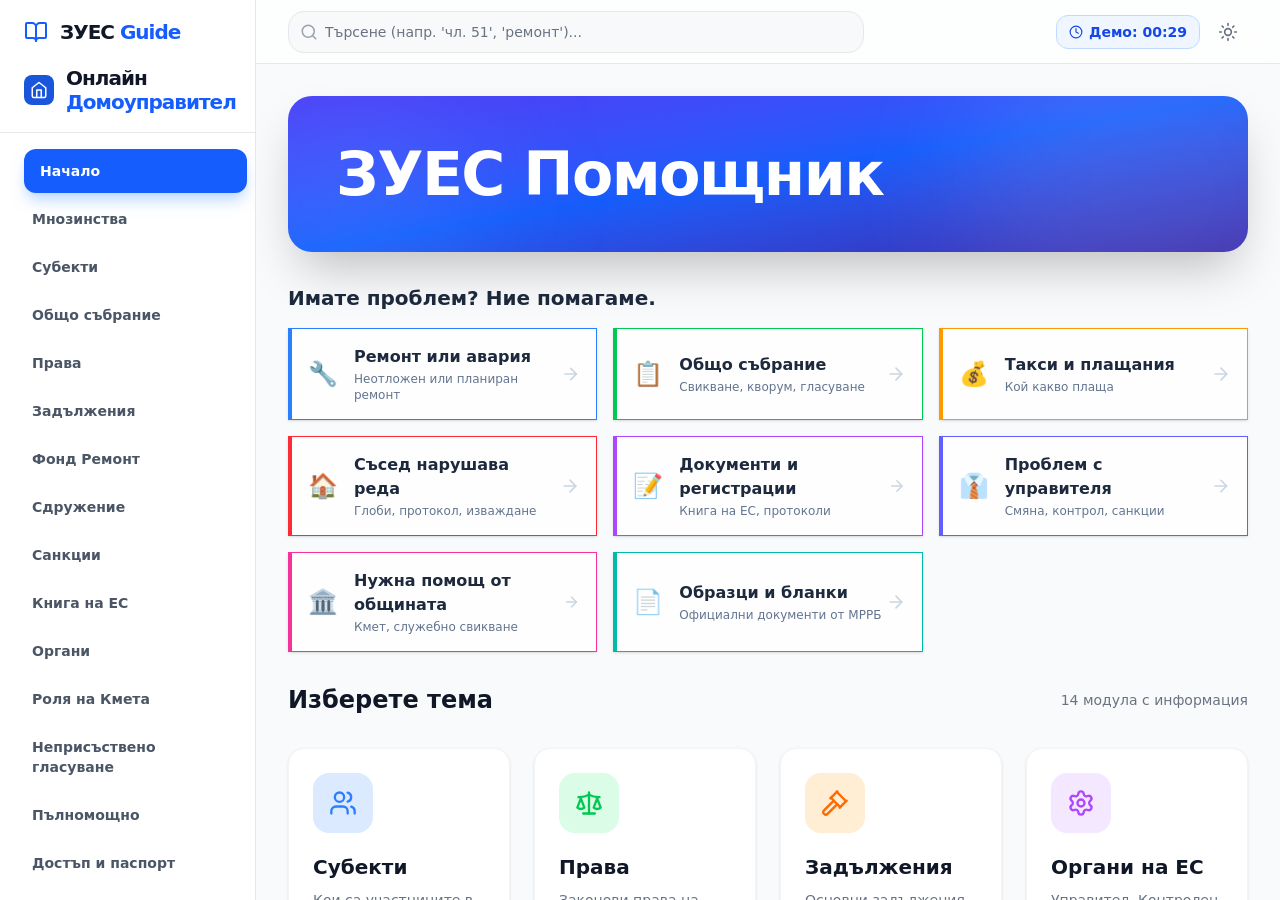
<file: guide/index.html>
<!doctype html>
<html lang="bg">
  <head>
    <meta charset="UTF-8" />
    <link rel="icon" type="image/svg+xml" href="./favicon.svg" />
    <meta name="viewport" content="width=device-width, initial-scale=1.0" />
    <title>ЗУЕС Помощник | Онлайн Домоуправител</title>
    <script type="module" crossorigin src="./assets/index-D4cDotkx.js"></script>
    <link rel="stylesheet" crossorigin href="./assets/index-T0W-BowU.css">
  </head>
  <body>
    <div id="root"></div>
  </body>
</html>
</file>
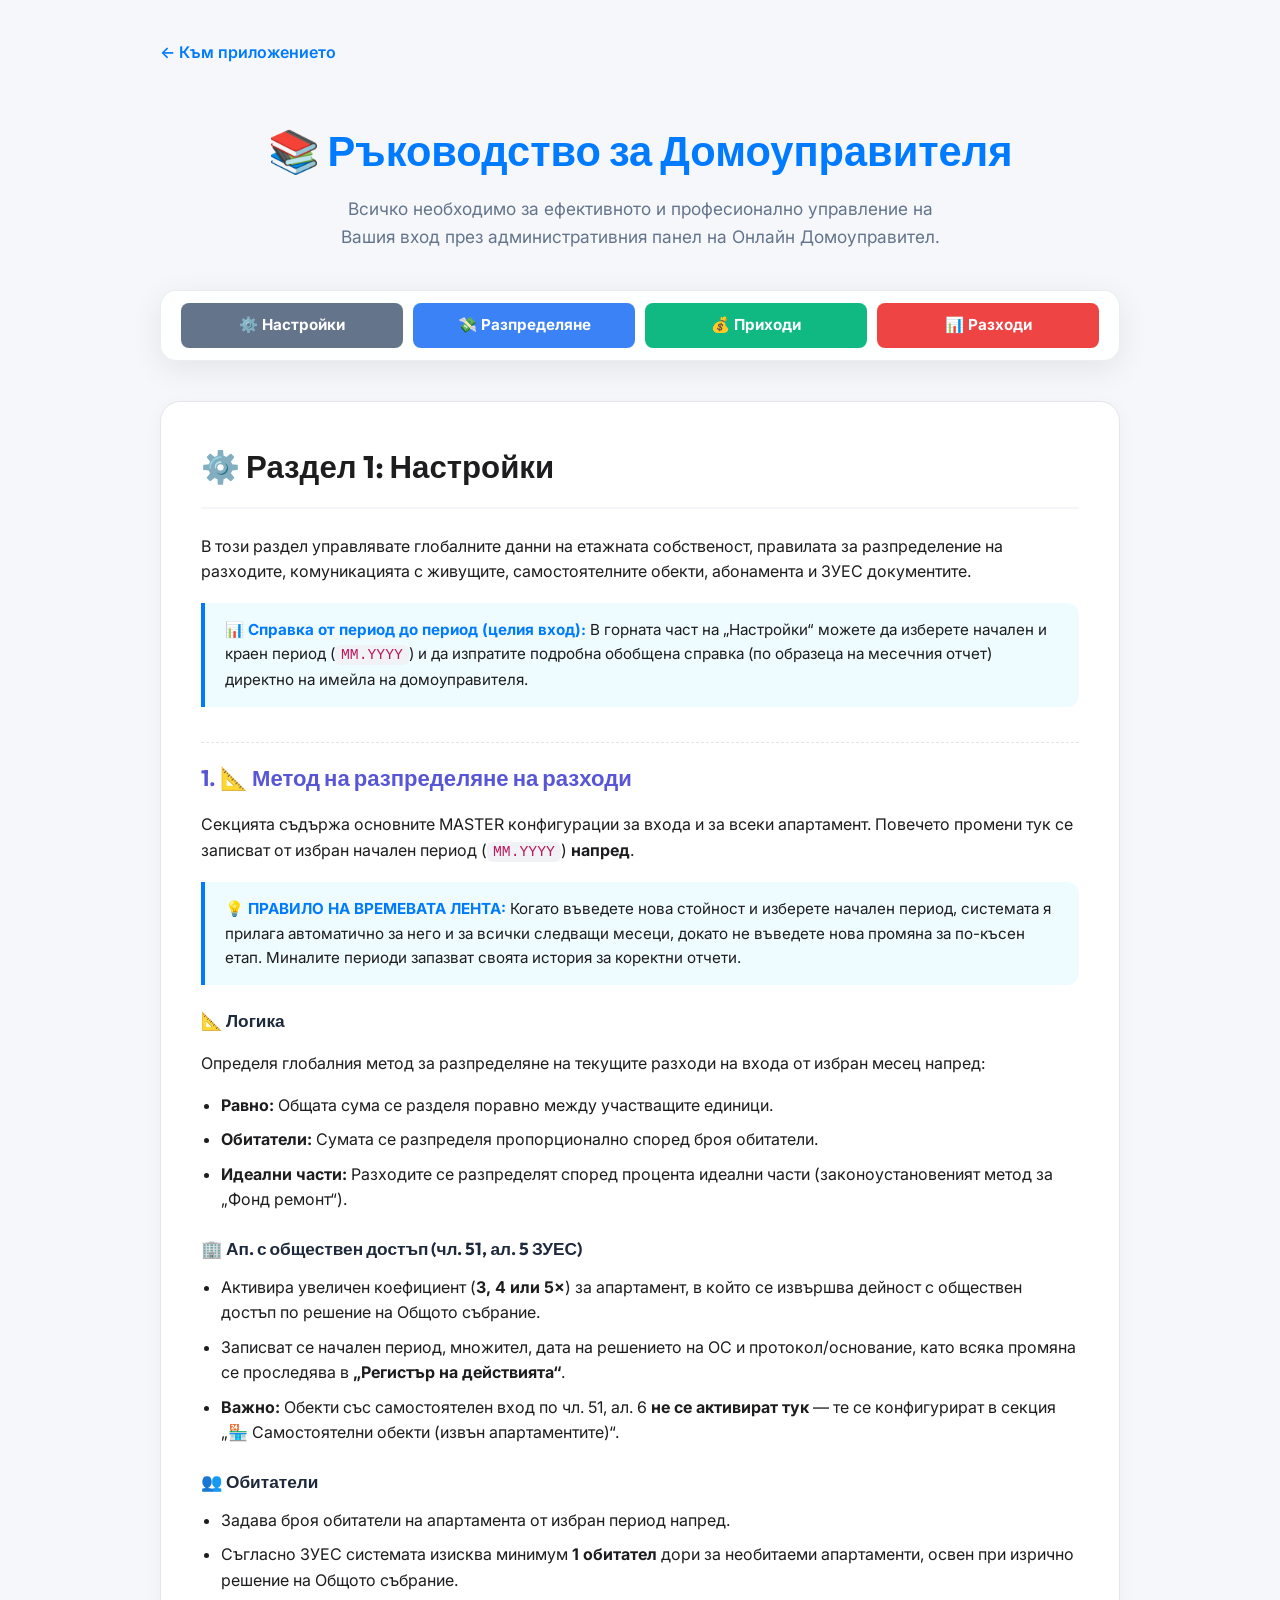
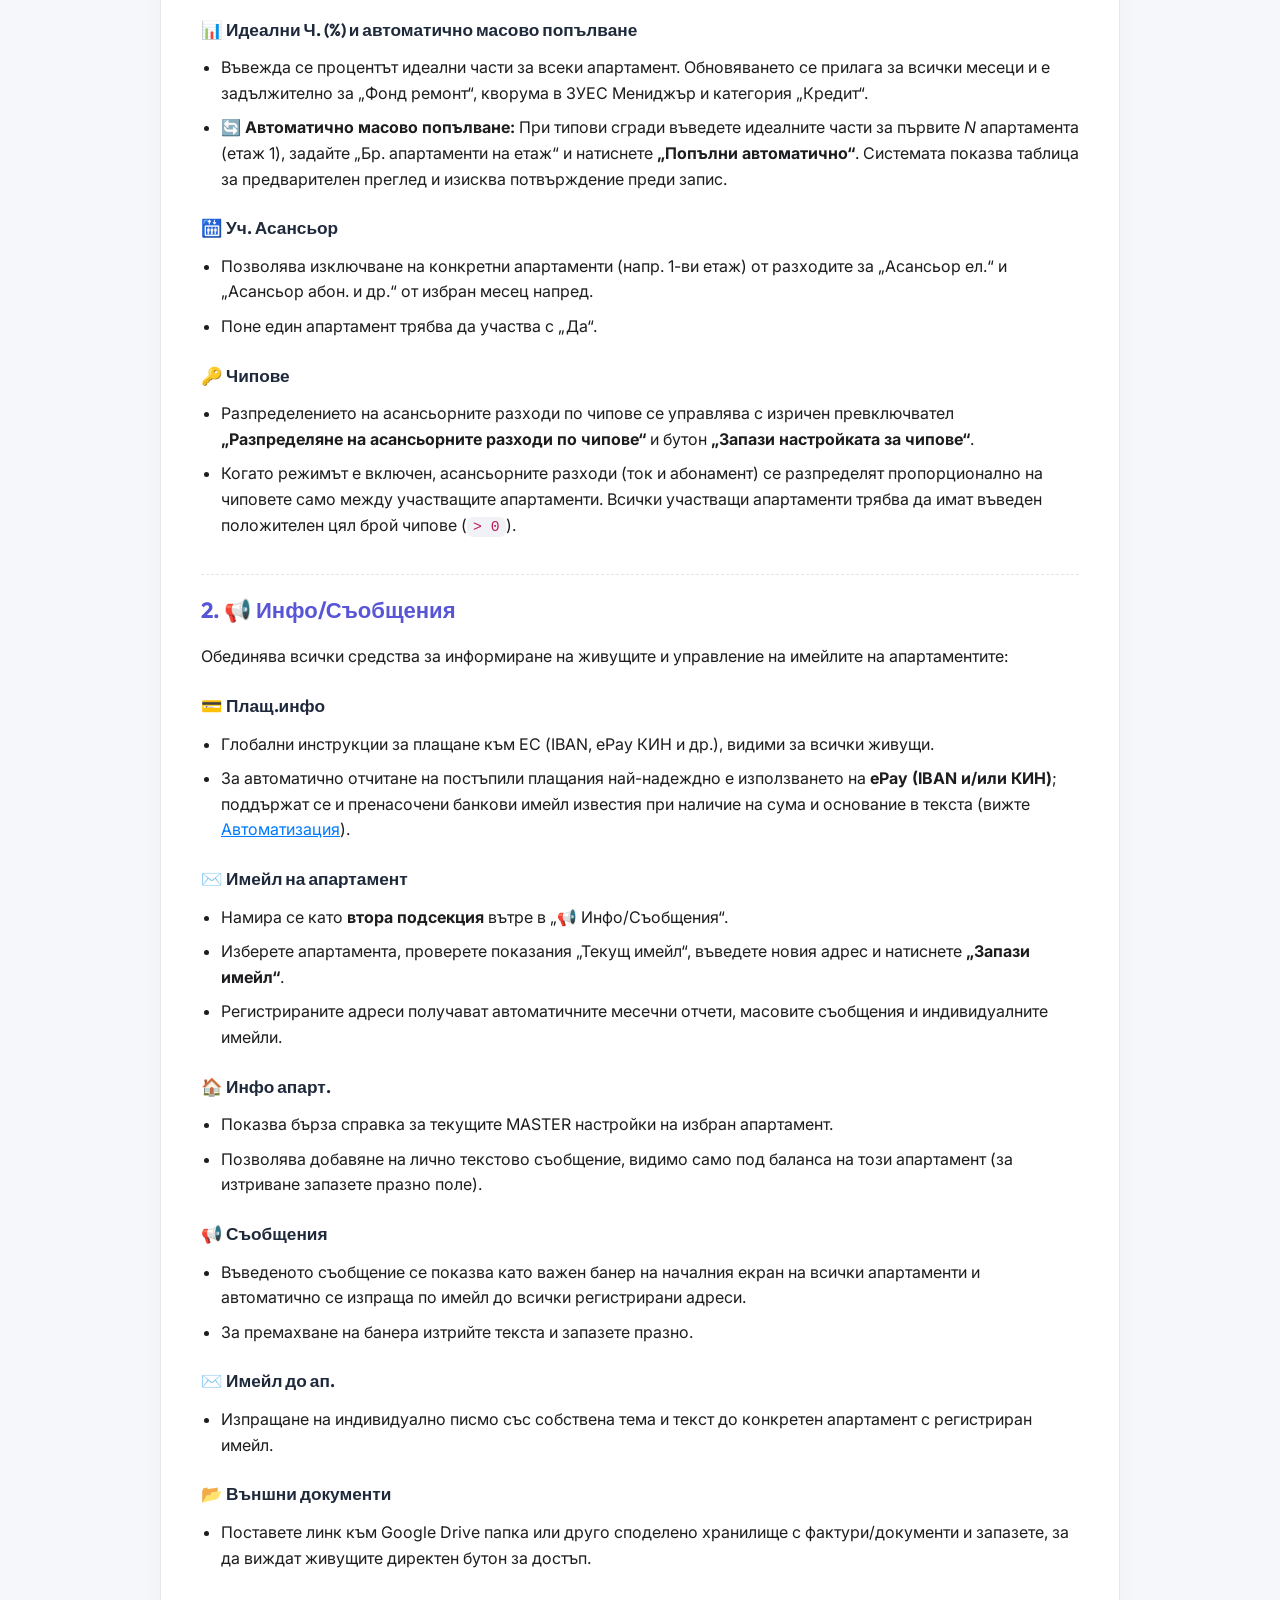
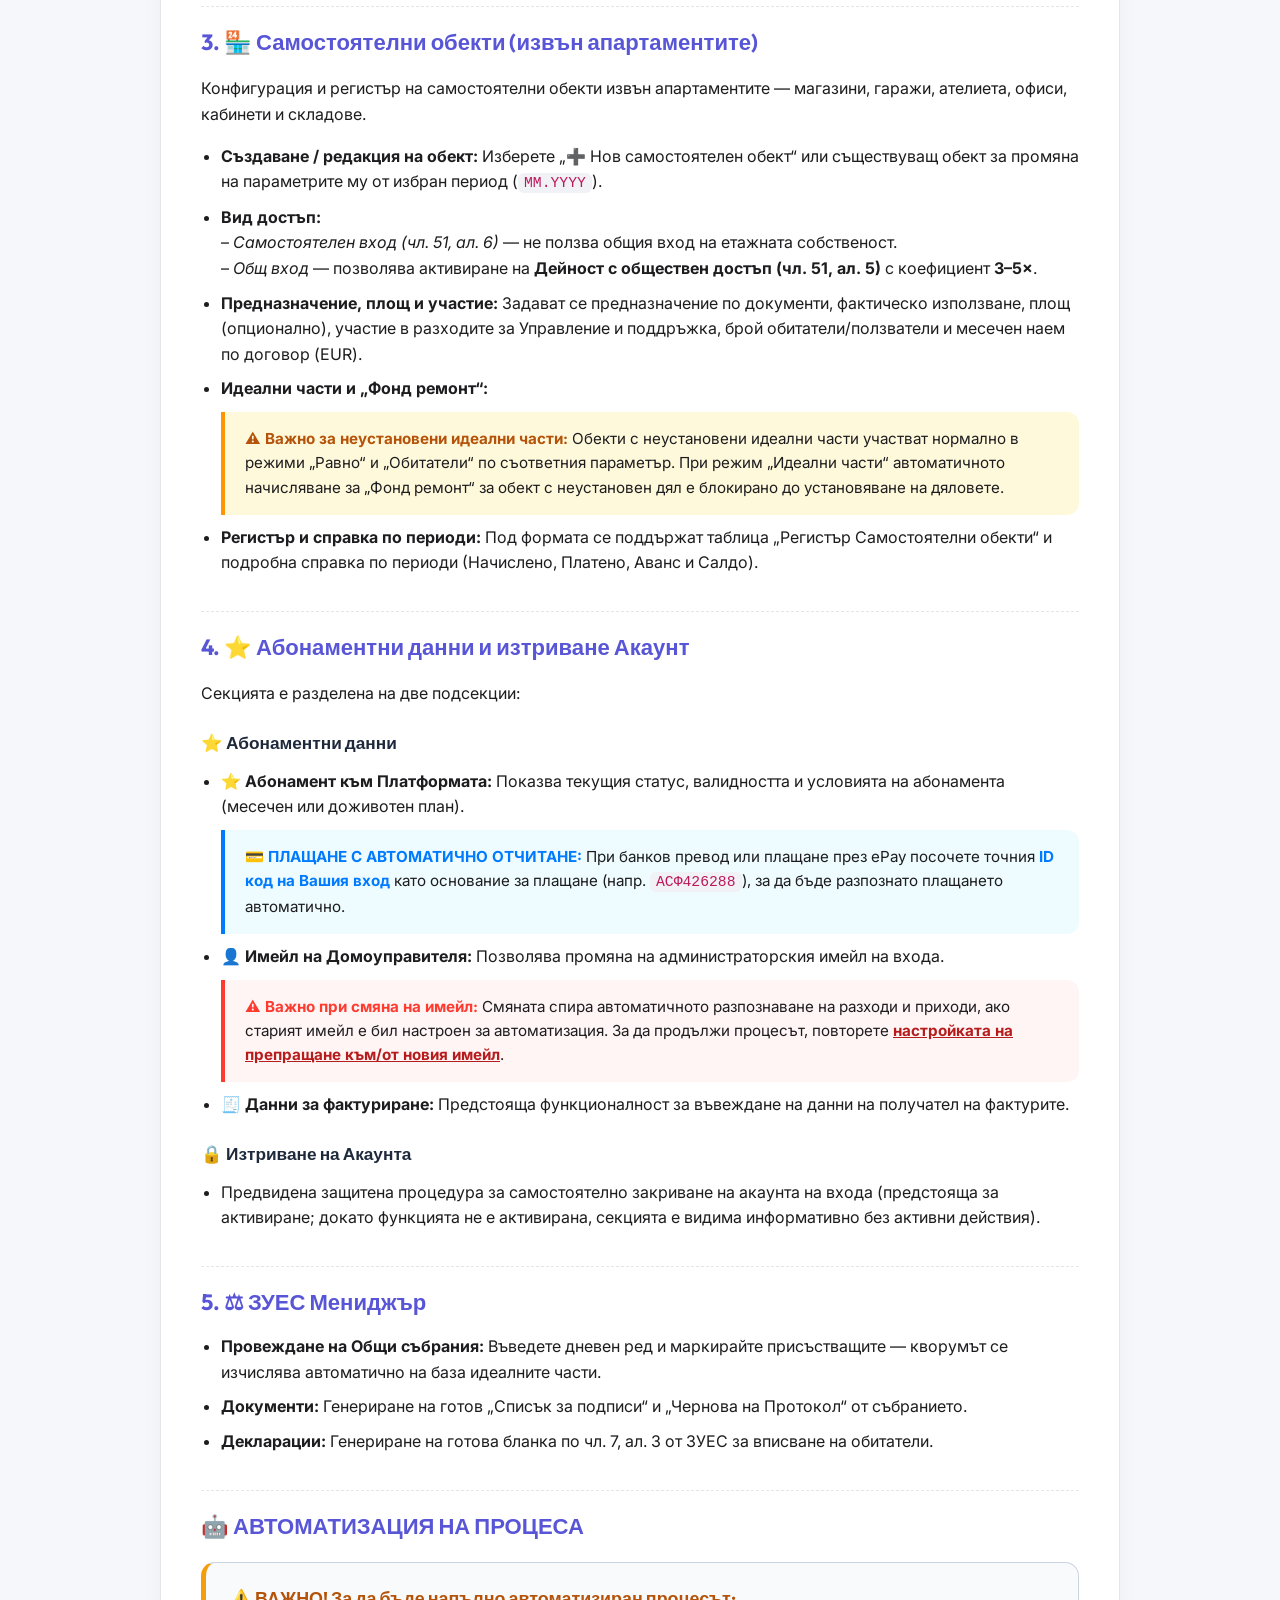
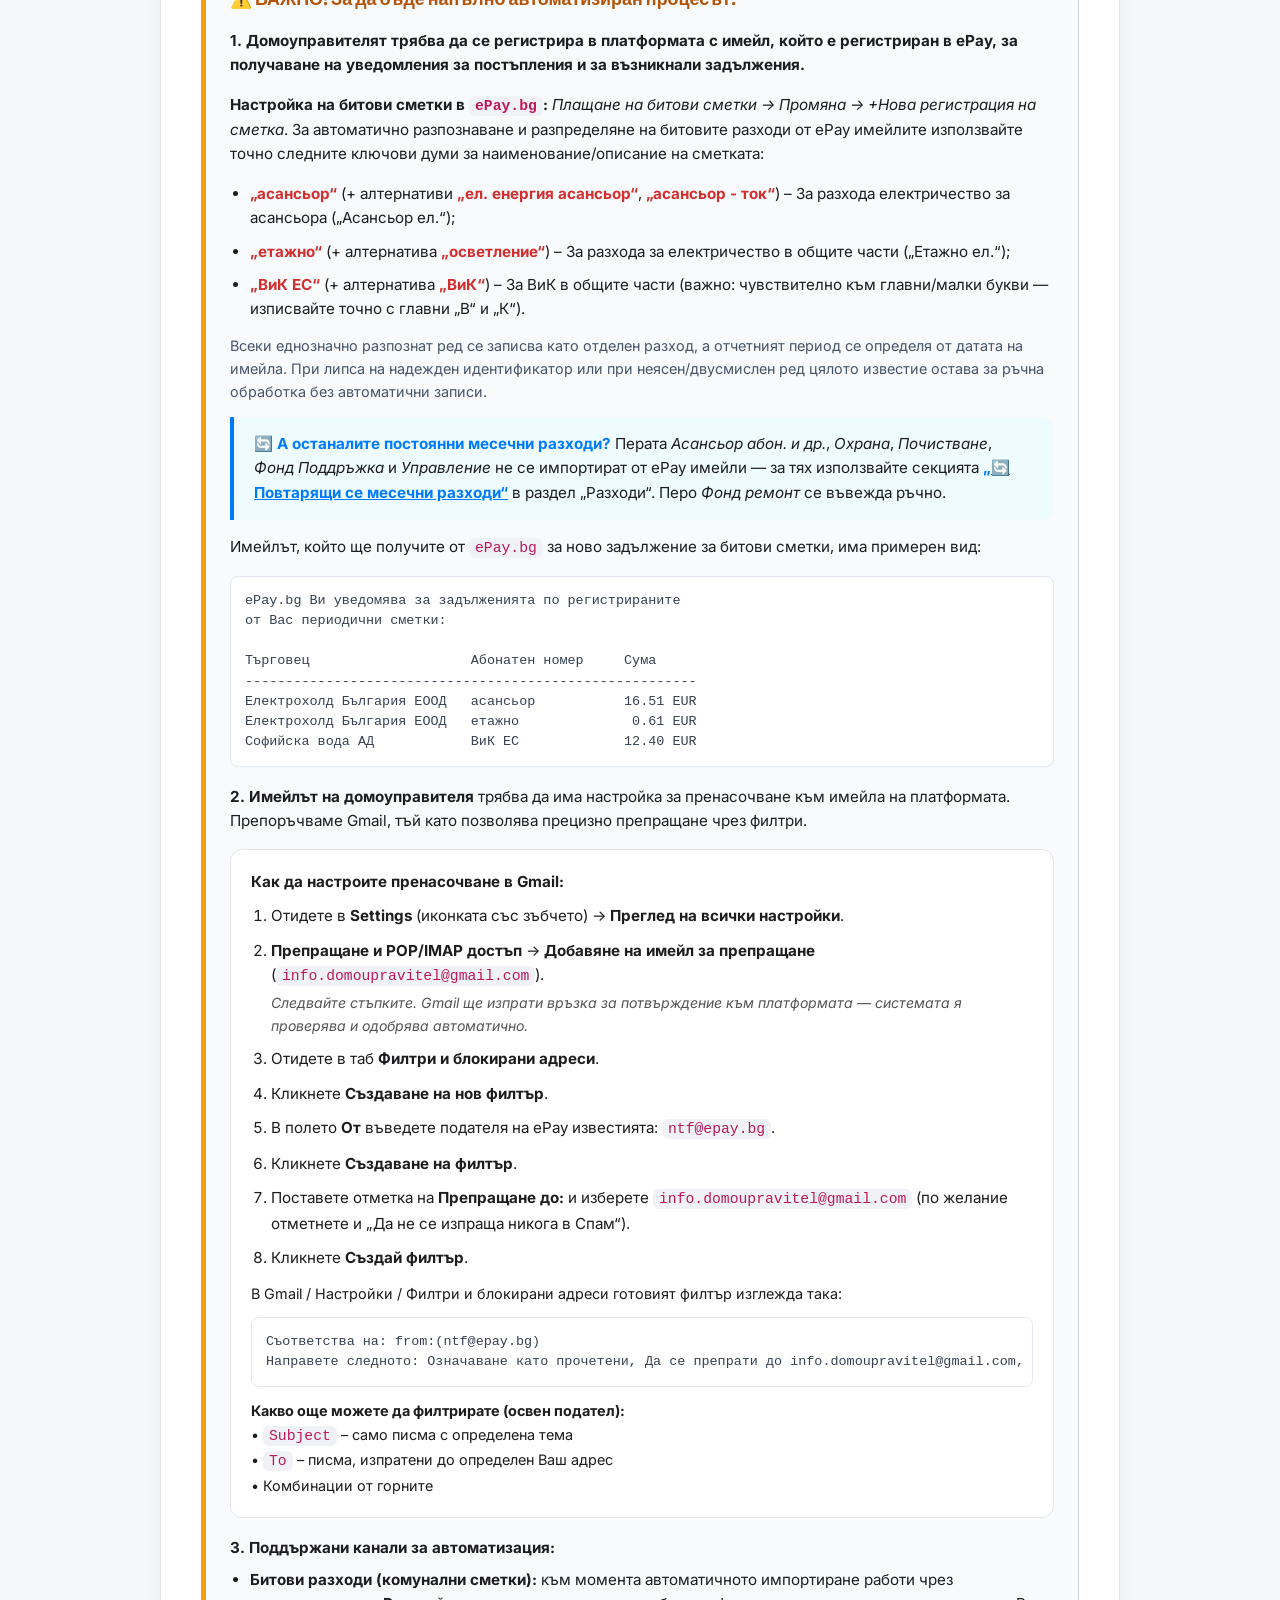
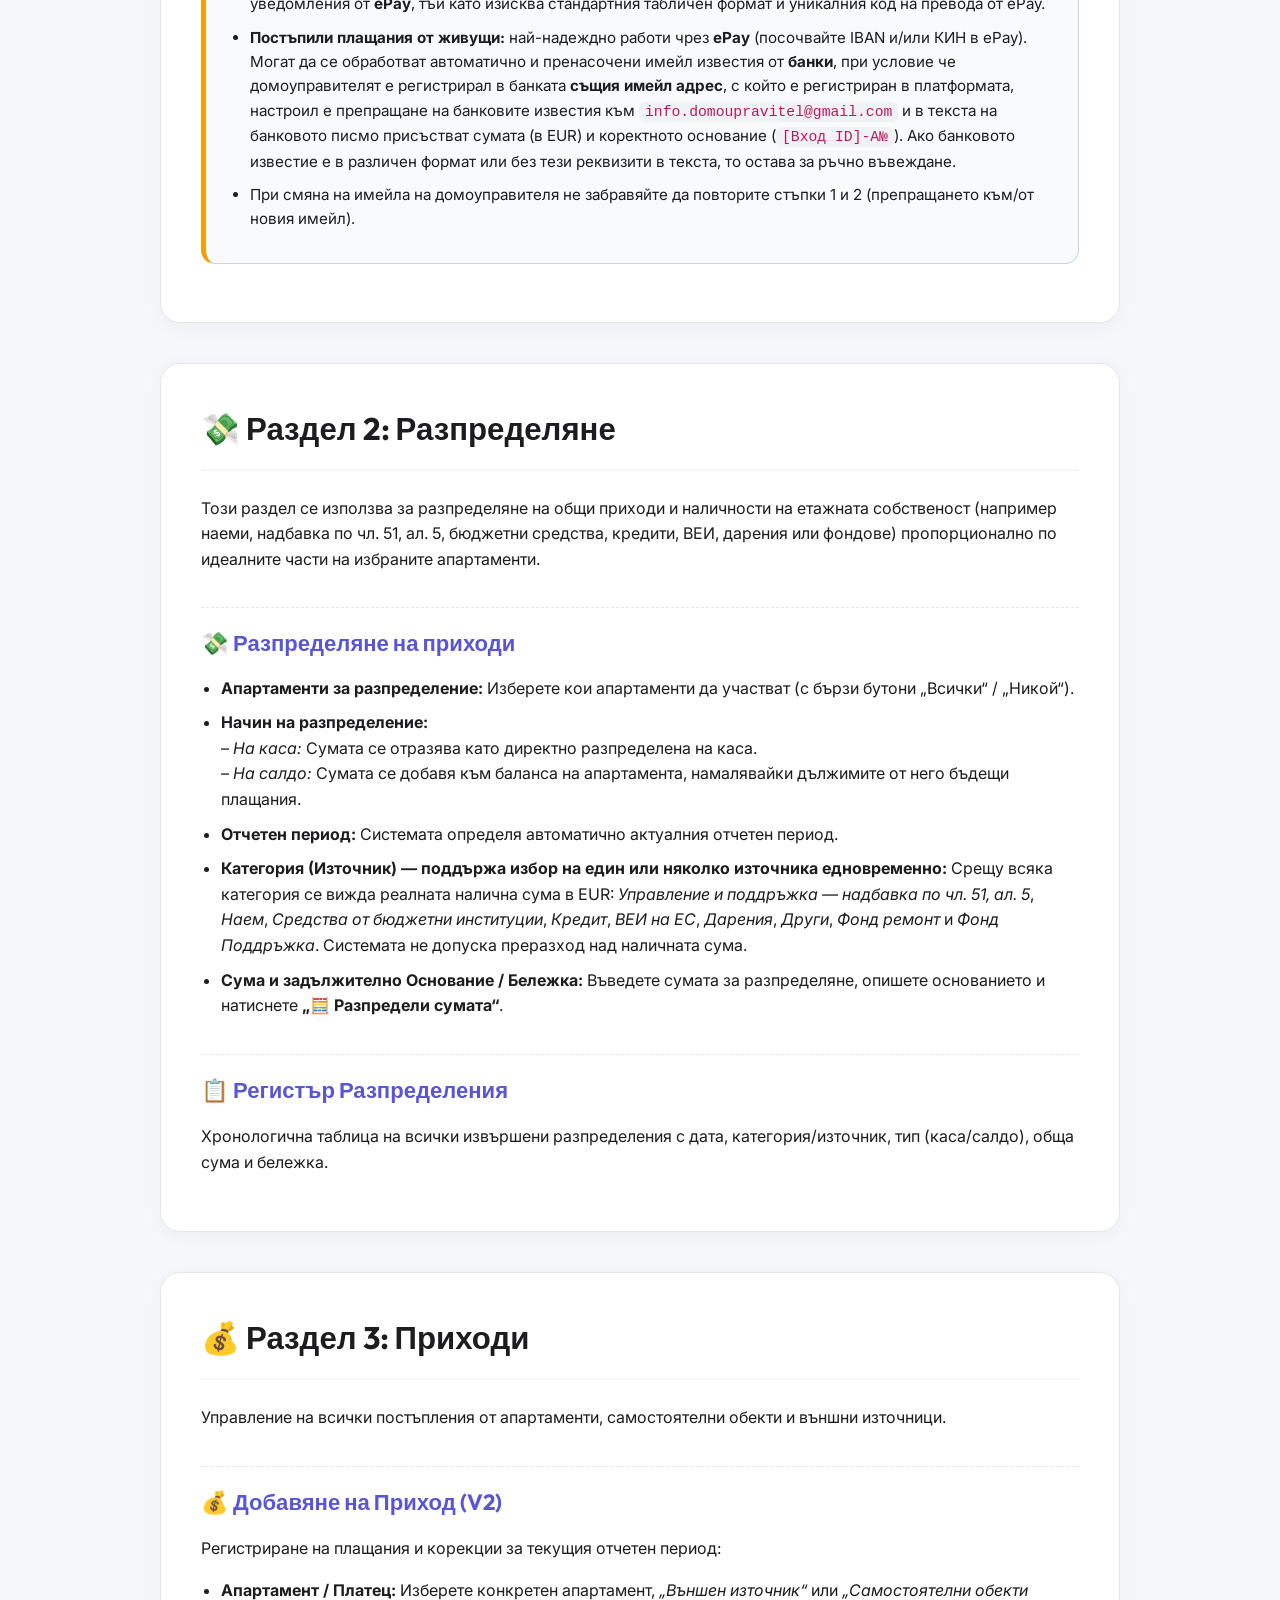
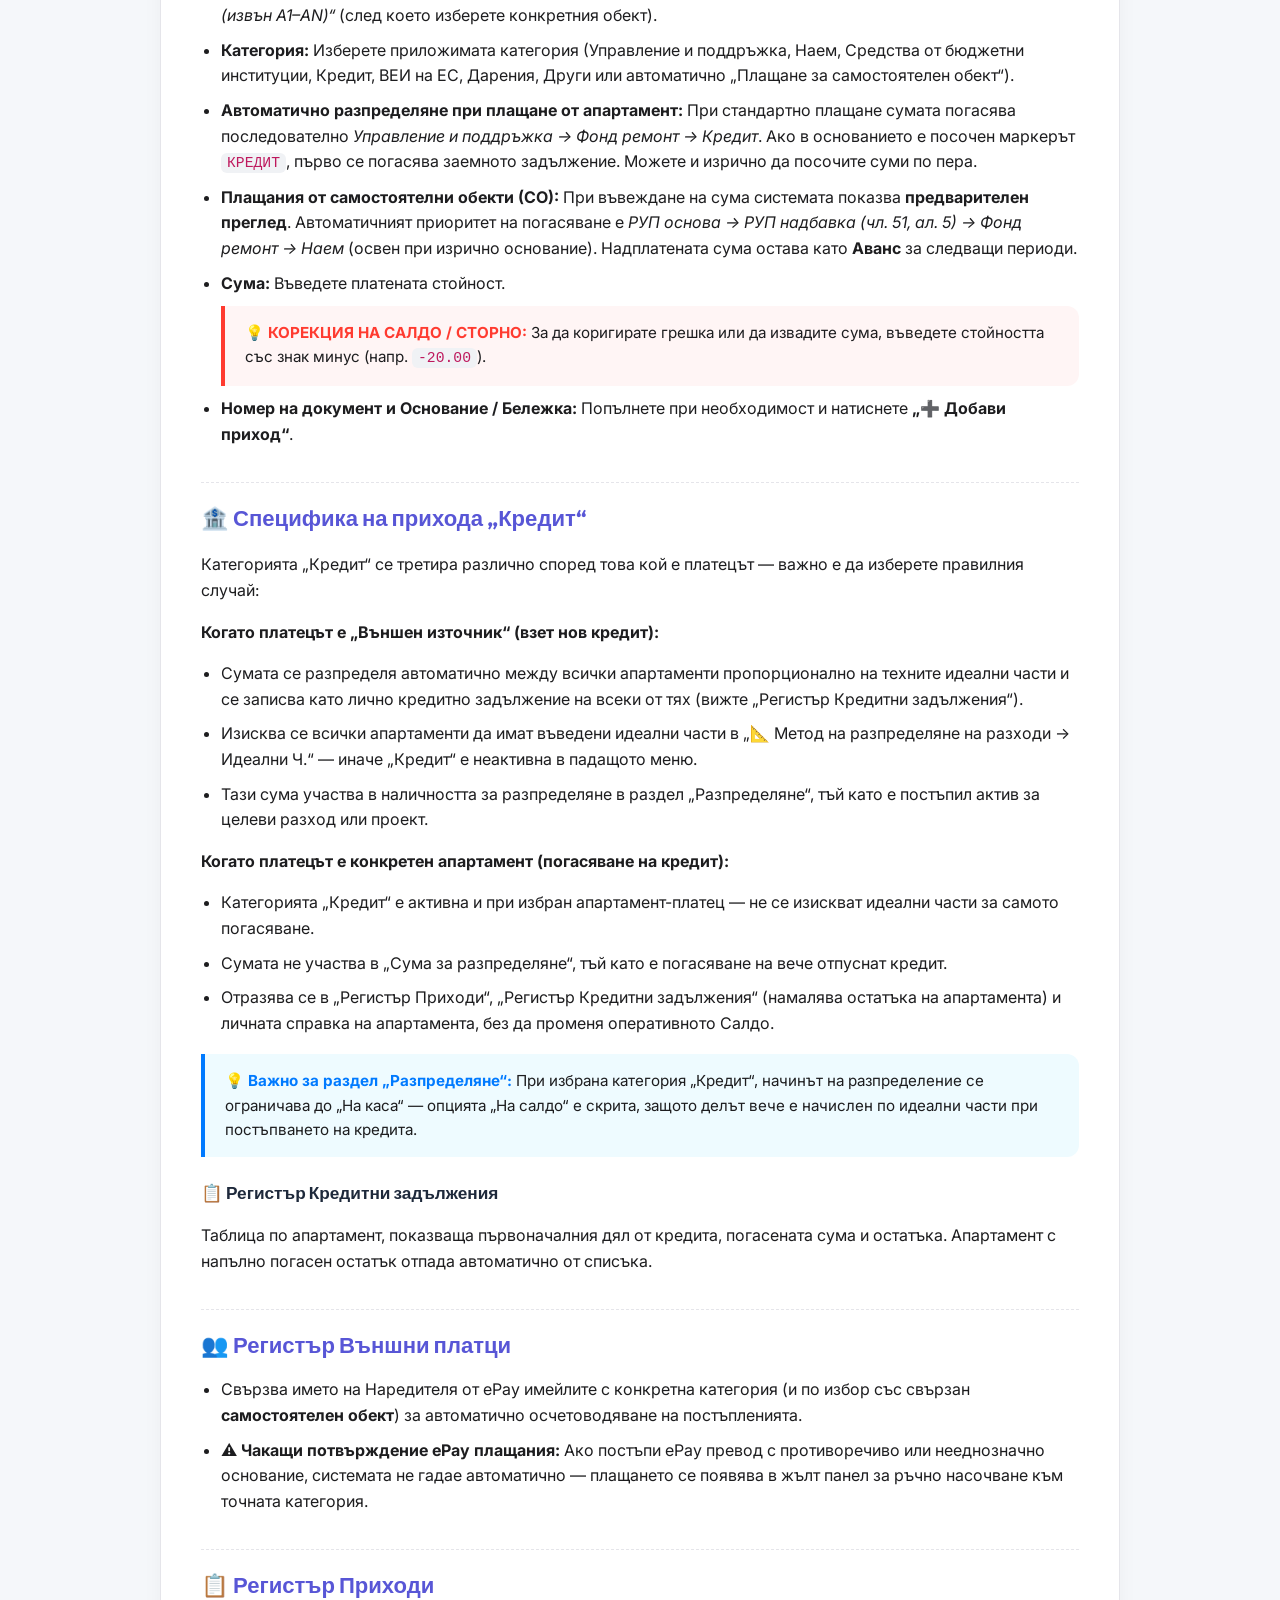
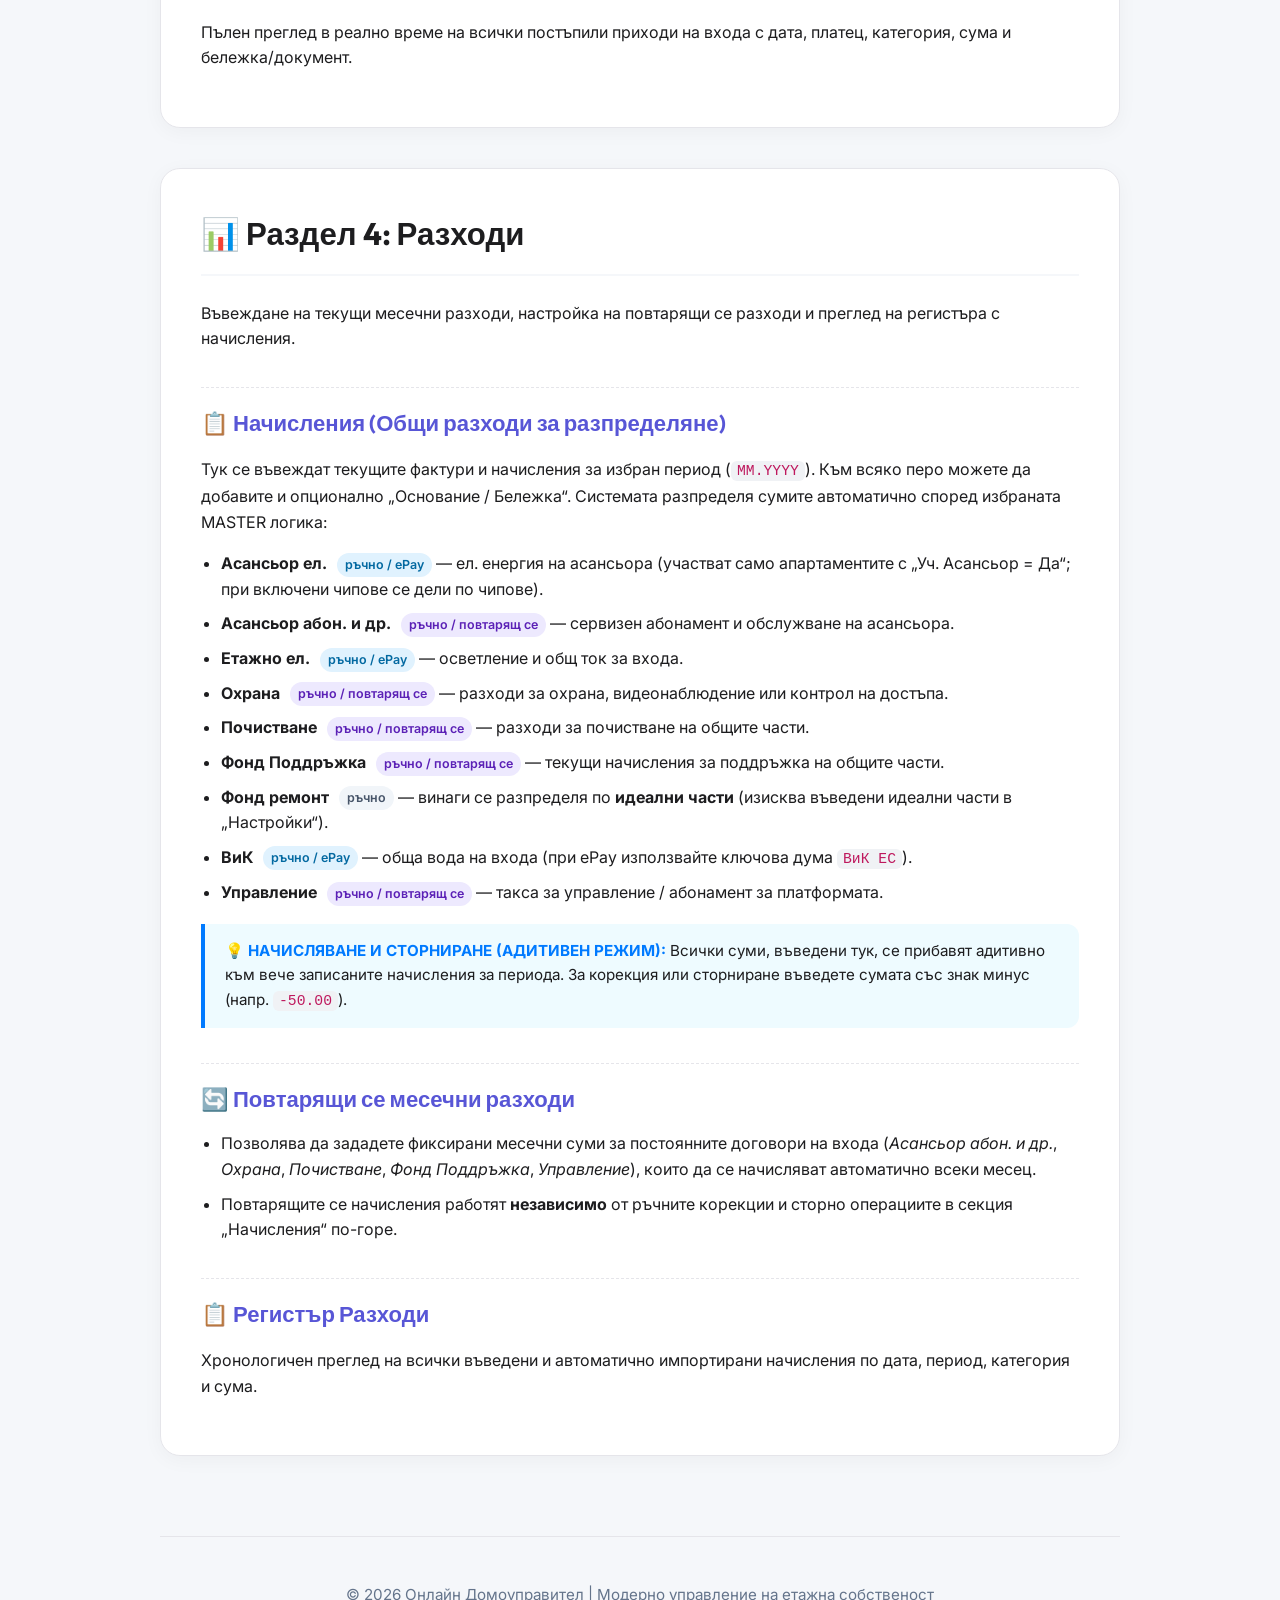
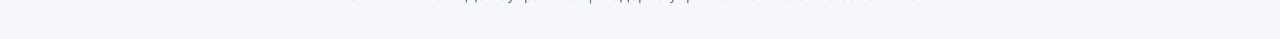
<file: admin_guide.html>
<!DOCTYPE html>
<html lang="bg">

<head>
    <meta charset="UTF-8">
    <meta name="viewport" content="width=device-width, initial-scale=1.0">
    <title>Ръководство за Домоуправителя | ID Платформа</title>
    <link href="https://fonts.googleapis.com/css2?family=Inter:wght@400;500;600;700&family=Outfit:wght@600;700;800&display=swap"
        rel="stylesheet">
    <style>
        :root {
            --primary: #007aff;
            --primary-light: #eefbff;
            --secondary: #5856d6;
            --success: #34c759;
            --success-light: #eafaf1;
            --warning: #ff9500;
            --warning-light: #fff9db;
            --danger: #ff3b30;
            --danger-light: #fff5f5;
            --bg: #f5f7fa;
            --card: #ffffff;
            --text: #1d1d1f;
            --text-muted: #64748b;
            --border: #e5e5ea;
        }

        * {
            box-sizing: border-box;
        }

        body {
            font-family: 'Inter', -apple-system, sans-serif;
            background-color: var(--bg);
            color: var(--text);
            line-height: 1.6;
            margin: 0;
            padding: 0;
            scroll-behavior: smooth;
        }

        .container {
            max-width: 1000px;
            margin: 0 auto;
            padding: 40px 20px;
        }

        header {
            text-align: center;
            margin-bottom: 40px;
        }

        h1 {
            font-family: 'Outfit', sans-serif;
            font-size: 2.6rem;
            margin-bottom: 10px;
            color: var(--primary);
            font-weight: 800;
        }

        .header-subtitle {
            font-size: 1.08rem;
            color: var(--text-muted);
            max-width: 640px;
            margin: 0 auto;
        }

        /* Modern Floating Navigation Menu */
        .guide-nav {
            background: rgba(255, 255, 255, 0.9);
            backdrop-filter: blur(20px);
            -webkit-backdrop-filter: blur(20px);
            padding: 12px 20px;
            border-radius: 16px;
            box-shadow: 0 8px 32px rgba(0, 0, 0, 0.08);
            margin-bottom: 40px;
            position: sticky;
            top: 20px;
            z-index: 1000;
            border: 1px solid rgba(229, 229, 234, 0.7);
        }

        .guide-nav ul.main-menu {
            list-style: none;
            padding: 0;
            margin: 0;
            display: grid;
            grid-template-columns: 1fr 1fr 1fr 1fr;
            gap: 10px;
        }

        .guide-nav li.menu-item {
            position: relative;
        }

        /* Colors mimicking admin panel */
        .guide-nav li.menu-item:nth-child(1) > a { background: #64748b; color: white; }
        .guide-nav li.menu-item:nth-child(2) > a { background: #3b82f6; color: white; }
        .guide-nav li.menu-item:nth-child(3) > a { background: #10b981; color: white; }
        .guide-nav li.menu-item:nth-child(4) > a { background: #ef4444; color: white; }

        .guide-nav li.menu-item > a {
            text-decoration: none;
            font-size: 0.95rem;
            font-weight: 700;
            padding: 10px;
            border-radius: 8px;
            transition: opacity 0.2s ease;
            display: flex;
            align-items: center;
            justify-content: center;
            gap: 8px;
            text-align: center;
        }

        .guide-nav li.menu-item:hover > a {
            opacity: 0.88;
        }

        /* Dropdowns */
        .guide-nav ul.submenu {
            position: absolute;
            top: 100%;
            left: 50%;
            transform: translateX(-50%) translateY(10px);
            background: var(--card);
            border: 1px solid var(--border);
            border-radius: 12px;
            box-shadow: 0 10px 30px rgba(0, 0, 0, 0.12);
            padding: 8px 0;
            list-style: none;
            min-width: 270px;
            display: none;
            z-index: 1001;
            opacity: 0;
            transition: all 0.2s ease;
        }

        .guide-nav li.menu-item:hover ul.submenu {
            display: block;
            opacity: 1;
            transform: translateX(-50%) translateY(5px);
        }

        .guide-nav ul.submenu li a {
            display: block;
            padding: 9px 16px;
            color: var(--text);
            text-decoration: none;
            font-size: 0.87rem;
            font-weight: 500;
            transition: all 0.15s ease;
        }

        .guide-nav ul.submenu li a:hover {
            background: var(--primary-light);
            color: var(--primary);
            padding-left: 20px;
        }

        /* Sections and Content Layout */
        .section {
            background: var(--card);
            padding: 40px;
            border-radius: 20px;
            box-shadow: 0 4px 20px rgba(0, 0, 0, 0.04);
            margin-bottom: 40px;
            border: 1px solid var(--border);
            scroll-margin-top: 100px;
        }

        h2.section-title {
            font-family: 'Outfit', sans-serif;
            font-size: 1.95rem;
            margin-top: 0;
            display: flex;
            align-items: center;
            gap: 12px;
            border-bottom: 2px solid var(--bg);
            padding-bottom: 15px;
            margin-bottom: 25px;
            color: var(--text);
        }

        .subsection {
            margin-top: 35px;
            padding-top: 18px;
            border-top: 1px dashed var(--border);
            scroll-margin-top: 100px;
        }

        h3.subsection-title {
            font-family: 'Outfit', sans-serif;
            font-size: 1.38rem;
            color: var(--secondary);
            margin-top: 0;
            margin-bottom: 14px;
            display: flex;
            align-items: center;
            gap: 8px;
        }

        h4 {
            font-family: 'Outfit', sans-serif;
            font-size: 1.08rem;
            color: #1e293b;
            margin: 22px 0 8px;
        }

        .pro-tip {
            background: var(--primary-light);
            border-left: 4px solid var(--primary);
            padding: 15px 20px;
            border-radius: 0 12px 12px 0;
            margin: 18px 0;
            font-size: 0.95rem;
        }

        .pro-tip strong {
            color: var(--primary);
        }

        .warning-box {
            background: var(--danger-light);
            border-left: 4px solid var(--danger);
            padding: 15px 20px;
            border-radius: 0 12px 12px 0;
            margin: 18px 0;
            font-size: 0.95rem;
        }

        .warning-box strong {
            color: var(--danger);
        }

        .info-box {
            background: var(--warning-light);
            border-left: 4px solid var(--warning);
            padding: 15px 20px;
            border-radius: 0 12px 12px 0;
            margin: 18px 0;
            font-size: 0.95rem;
        }

        .info-box strong {
            color: #b45309;
        }

        .important-box {
            background: #f8fafc;
            border: 1px solid #cbd5e1;
            border-left: 5px solid #f59e0b;
            border-radius: 14px;
            padding: 22px 24px;
            margin: 18px 0;
            font-size: 0.95rem;
        }

        .important-box > h4:first-child {
            margin-top: 0;
            color: #b45309;
            font-size: 1.12rem;
        }

        .code-sample {
            background: #ffffff;
            border: 1px solid #e2e8f0;
            border-radius: 8px;
            padding: 14px;
            margin: 12px 0 18px;
            font-family: ui-monospace, SFMono-Regular, Menlo, Consolas, monospace;
            font-size: 0.84rem;
            color: #374151;
            white-space: pre;
            overflow-x: auto;
            line-height: 1.5;
        }

        .tag-pill {
            display: inline-block;
            font-size: 0.78rem;
            font-weight: 600;
            padding: 2px 8px;
            border-radius: 999px;
            vertical-align: middle;
            margin-left: 6px;
        }

        .tag-epay {
            background: #e0f2fe;
            color: #0369a1;
        }

        .tag-recurring {
            background: #ede9fe;
            color: #5b21b6;
        }

        .tag-manual {
            background: #f1f5f9;
            color: #475569;
        }

        ul.features {
            padding-left: 20px;
            margin: 12px 0;
        }

        ul.features li {
            margin-bottom: 9px;
        }

        code {
            background: #f0f2f5;
            padding: 2px 6px;
            border-radius: 6px;
            font-family: ui-monospace, SFMono-Regular, Menlo, Consolas, monospace;
            font-size: 0.92rem;
            color: #be185d;
        }

        .back-link {
            display: inline-flex;
            align-items: center;
            gap: 6px;
            margin-bottom: 25px;
            text-decoration: none;
            color: var(--primary);
            font-weight: 600;
            transition: transform 0.2s ease;
        }

        .back-link:hover {
            transform: translateX(-4px);
        }

        footer {
            text-align: center;
            margin-top: 80px;
            color: var(--text-muted);
            font-size: 0.95rem;
            border-top: 1px solid var(--border);
            padding-top: 30px;
        }

        .step-guide {
            background: #ffffff;
            border: 1px solid var(--border);
            padding: 20px;
            border-radius: 12px;
            margin-top: 15px;
        }

        .step-guide ol {
            padding-left: 20px;
            margin: 10px 0 0;
        }

        .step-guide li {
            margin-bottom: 10px;
        }

        @media (max-width: 820px) {
            .container {
                padding: 20px 14px;
            }

            .section {
                padding: 22px 16px;
                border-radius: 16px;
            }

            .important-box {
                padding: 16px 14px;
            }

            h1 {
                font-size: 1.8rem;
            }

            h2.section-title {
                font-size: 1.5rem;
            }

            header {
                margin-bottom: 20px;
            }

            .header-subtitle {
                font-size: 0.95rem;
            }

            .guide-nav {
                position: sticky;
                top: 10px;
                padding: 10px;
                z-index: 1000;
            }

            .guide-nav ul.main-menu {
                display: grid;
                grid-template-columns: 1fr 1fr;
                gap: 8px;
            }

            .guide-nav li.menu-item {
                width: 100%;
            }

            .guide-nav li.menu-item > a {
                justify-content: center;
                padding: 8px;
                font-size: 0.85rem;
            }

            .guide-nav ul.submenu {
                position: absolute;
                top: 100%;
                left: 0;
                transform: none;
                width: 100%;
                min-width: 0;
                box-shadow: 0 4px 12px rgba(0, 0, 0, 0.15);
                border: 1px solid var(--border);
                background: #fff;
                margin-top: 5px;
                display: none;
                z-index: 1002;
            }

            .guide-nav li.menu-item:hover ul.submenu,
            .guide-nav li.menu-item:active ul.submenu {
                display: block;
                transform: none;
            }
        }
    </style>
</head>

<body>

    <div class="container">
        <a href="index.html" class="back-link" onclick="const h = sessionStorage.getItem('originalHash') || ''; location.href='index.html'+h; return false;">
            ← Към приложението
        </a>

        <header>
            <h1>📚 Ръководство за Домоуправителя</h1>
            <p class="header-subtitle">Всичко необходимо за ефективното и професионално управление на Вашия вход през административния панел на Онлайн Домоуправител.</p>
        </header>

        <!-- Floating Navigation Menu -->
        <nav class="guide-nav">
            <ul class="main-menu">
                <li class="menu-item">
                    <a href="#section-settings">⚙️ Настройки</a>
                    <ul class="submenu">
                        <li><a href="#sub-master">📐 Метод на разпределяне</a></li>
                        <li><a href="#sub-emails">📢 Инфо/Съобщения и Имейли</a></li>
                        <li><a href="#sub-ext-units">🏪 Самостоятелни обекти</a></li>
                        <li><a href="#sub-subscription">⭐ Абонамент и Акаунт</a></li>
                        <li><a href="#sub-zues">⚖ ЗУЕС Мениджър</a></li>
                        <li><a href="#sub-automation">🤖 Автоматизация (ePay)</a></li>
                    </ul>
                </li>
                <li class="menu-item">
                    <a href="#section-distribution">💸 Разпределяне</a>
                    <ul class="submenu">
                        <li><a href="#sub-dist-income">💸 Разпределяне на приходи</a></li>
                        <li><a href="#sub-dist-registry">📋 Регистър разпределения</a></li>
                    </ul>
                </li>
                <li class="menu-item">
                    <a href="#section-incomes">💰 Приходи</a>
                    <ul class="submenu">
                        <li><a href="#sub-inc-add">💰 Добавяне на приход</a></li>
                        <li><a href="#sub-inc-credit">🏦 Специфика приход „Кредит“</a></li>
                        <li><a href="#sub-inc-payers">👥 Външни платци</a></li>
                        <li><a href="#sub-inc-registry">📋 Регистър приходи</a></li>
                    </ul>
                </li>
                <li class="menu-item">
                    <a href="#section-expenses">📊 Разходи</a>
                    <ul class="submenu">
                        <li><a href="#sub-exp-charges">📋 Начисления (9 пера)</a></li>
                        <li><a href="#sub-exp-recurring">🔄 Повтарящи се разходи</a></li>
                        <li><a href="#sub-exp-registry">📋 Регистър разходи</a></li>
                    </ul>
                </li>
            </ul>
        </nav>

        <!-- SECTION 1: SETTINGS -->
        <div id="section-settings" class="section">
            <h2 class="section-title">⚙️ Раздел 1: Настройки</h2>
            <p>В този раздел управлявате глобалните данни на етажната собственост, правилата за разпределение на разходите, комуникацията с живущите, самостоятелните обекти, абонамента и ЗУЕС документите.</p>

            <div id="sub-range-report" class="pro-tip">
                <strong>📊 Справка от период до период (целия вход):</strong> В горната част на „Настройки“ можете да изберете начален и краен период (<code>MM.YYYY</code>) и да изпратите подробна обобщена справка (по образеца на месечния отчет) директно на имейла на домоуправителя.
            </div>

            <!-- 1.1 Метод на разпределяне на разходи -->
            <div id="sub-master" class="subsection">
                <h3 class="subsection-title">1. 📐 Метод на разпределяне на разходи</h3>
                <p>Секцията съдържа основните MASTER конфигурации за входа и за всеки апартамент. Повечето промени тук се записват от избран начален период (<code>MM.YYYY</code>) <strong>напред</strong>.</p>

                <div class="pro-tip">
                    <strong>💡 ПРАВИЛО НА ВРЕМЕВАТА ЛЕНТА:</strong> Когато въведете нова стойност и изберете начален период, системата я прилага автоматично за него и за всички следващи месеци, докато не въведете нова промяна за по-късен етап. Миналите периоди запазват своята история за коректни отчети.
                </div>

                <h4>📐 Логика</h4>
                <p>Определя глобалния метод за разпределяне на текущите разходи на входа от избран месец напред:</p>
                <ul class="features">
                    <li><strong>Равно:</strong> Общата сума се разделя поравно между участващите единици.</li>
                    <li><strong>Обитатели:</strong> Сумата се разпределя пропорционално според броя обитатели.</li>
                    <li><strong>Идеални части:</strong> Разходите се разпределят според процента идеални части (законоустановеният метод за „Фонд ремонт“).</li>
                </ul>

                <h4>🏢 Ап. с обществен достъп (чл. 51, ал. 5 ЗУЕС)</h4>
                <ul class="features">
                    <li>Активира увеличен коефициент (<strong>3, 4 или 5×</strong>) за апартамент, в който се извършва дейност с обществен достъп по решение на Общото събрание.</li>
                    <li>Записват се начален период, множител, дата на решението на ОС и протокол/основание, като всяка промяна се проследява в <strong>„Регистър на действията“</strong>.</li>
                    <li><strong>Важно:</strong> Обекти със самостоятелен вход по чл. 51, ал. 6 <strong>не се активират тук</strong> — те се конфигурират в секция „🏪 Самостоятелни обекти (извън апартаментите)“.</li>
                </ul>

                <h4>👥 Обитатели</h4>
                <ul class="features">
                    <li>Задава броя обитатели на апартамента от избран период напред.</li>
                    <li>Съгласно ЗУЕС системата изисква минимум <strong>1 обитател</strong> дори за необитаеми апартаменти, освен при изрично решение на Общото събрание.</li>
                </ul>

                <h4>📊 Идеални Ч. (%) и автоматично масово попълване</h4>
                <ul class="features">
                    <li>Въвежда се процентът идеални части за всеки апартамент. Обновяването се прилага за всички месеци и е задължително за „Фонд ремонт“, кворума в ЗУЕС Мениджър и категория „Кредит“.</li>
                    <li><strong>🔄 Автоматично масово попълване:</strong> При типови сгради въведете идеалните части за първите <em>N</em> апартамента (етаж 1), задайте „Бр. апартаменти на етаж“ и натиснете <strong>„Попълни автоматично“</strong>. Системата показва таблица за предварителен преглед и изисква потвърждение преди запис.</li>
                </ul>

                <h4>🛗 Уч. Асансьор</h4>
                <ul class="features">
                    <li>Позволява изключване на конкретни апартаменти (напр. 1-ви етаж) от разходите за „Асансьор ел.“ и „Асансьор абон. и др.“ от избран месец напред.</li>
                    <li>Поне един апартамент трябва да участва с „Да“.</li>
                </ul>

                <h4>🔑 Чипове</h4>
                <ul class="features">
                    <li>Разпределението на асансьорните разходи по чипове се управлява с изричен превключвател <strong>„Разпределяне на асансьорните разходи по чипове“</strong> и бутон <strong>„Запази настройката за чипове“</strong>.</li>
                    <li>Когато режимът е включен, асансьорните разходи (ток и абонамент) се разпределят пропорционално на чиповете само между участващите апартаменти. Всички участващи апартаменти трябва да имат въведен положителен цял брой чипове (<code>&gt; 0</code>).</li>
                </ul>
            </div>

            <!-- 1.2 Инфо/Съобщения -->
            <div id="sub-emails" class="subsection">
                <h3 class="subsection-title">2. 📢 Инфо/Съобщения</h3>
                <p>Обединява всички средства за информиране на живущите и управление на имейлите на апартаментите:</p>

                <h4>💳 Плащ.инфо</h4>
                <ul class="features">
                    <li>Глобални инструкции за плащане към ЕС (IBAN, ePay КИН и др.), видими за всички живущи.</li>
                    <li>За автоматично отчитане на постъпили плащания най-надеждно е използването на <strong>ePay (IBAN и/или КИН)</strong>; поддържат се и пренасочени банкови имейл известия при наличие на сума и основание в текста (вижте <a href="#sub-automation" style="color:var(--primary);">Автоматизация</a>).</li>
                </ul>

                <h4>✉️ Имейл на апартамент</h4>
                <ul class="features">
                    <li>Намира се като <strong>втора подсекция</strong> вътре в „📢 Инфо/Съобщения“.</li>
                    <li>Изберете апартамента, проверете показания „Текущ имейл“, въведете новия адрес и натиснете <strong>„Запази имейл“</strong>.</li>
                    <li>Регистрираните адреси получават автоматичните месечни отчети, масовите съобщения и индивидуалните имейли.</li>
                </ul>

                <h4>🏠 Инфо апарт.</h4>
                <ul class="features">
                    <li>Показва бърза справка за текущите MASTER настройки на избран апартамент.</li>
                    <li>Позволява добавяне на лично текстово съобщение, видимо само под баланса на този апартамент (за изтриване запазете празно поле).</li>
                </ul>

                <h4>📢 Съобщения</h4>
                <ul class="features">
                    <li>Въведеното съобщение се показва като важен банер на началния екран на всички апартаменти и автоматично се изпраща по имейл до всички регистрирани адреси.</li>
                    <li>За премахване на банера изтрийте текста и запазете празно.</li>
                </ul>

                <h4>✉️ Имейл до ап.</h4>
                <ul class="features">
                    <li>Изпращане на индивидуално писмо със собствена тема и текст до конкретен апартамент с регистриран имейл.</li>
                </ul>

                <h4>📂 Външни документи</h4>
                <ul class="features">
                    <li>Поставете линк към Google Drive папка или друго споделено хранилище с фактури/документи и запазете, за да виждат живущите директен бутон за достъп.</li>
                </ul>
            </div>

            <!-- 1.3 Самостоятелни обекти (извън апартаментите) -->
            <div id="sub-ext-units" class="subsection">
                <h3 class="subsection-title">3. 🏪 Самостоятелни обекти (извън апартаментите)</h3>
                <p>Конфигурация и регистър на самостоятелни обекти извън апартаментите — магазини, гаражи, ателиета, офиси, кабинети и складове.</p>
                <ul class="features">
                    <li><strong>Създаване / редакция на обект:</strong> Изберете „➕ Нов самостоятелен обект“ или съществуващ обект за промяна на параметрите му от избран период (<code>MM.YYYY</code>).</li>
                    <li><strong>Вид достъп:</strong>
                        <br>– <i>Самостоятелен вход (чл. 51, ал. 6)</i> — не ползва общия вход на етажната собственост.
                        <br>– <i>Общ вход</i> — позволява активиране на <strong>Дейност с обществен достъп (чл. 51, ал. 5)</strong> с коефициент <strong>3–5×</strong>.
                    </li>
                    <li><strong>Предназначение, площ и участие:</strong> Задават се предназначение по документи, фактическо използване, площ (опционално), участие в разходите за Управление и поддръжка, брой обитатели/ползватели и месечен наем по договор (EUR).</li>
                    <li><strong>Идеални части и „Фонд ремонт“:</strong>
                        <div class="info-box" style="margin: 10px 0;">
                            <strong>⚠️ Важно за неустановени идеални части:</strong> Обекти с неустановени идеални части участват нормално в режими „Равно“ и „Обитатели“ по съответния параметър. При режим „Идеални части“ автоматичното начисляване за „Фонд ремонт“ за обект с неустановен дял е блокирано до установяване на дяловете.
                        </div>
                    </li>
                    <li><strong>Регистър и справка по периоди:</strong> Под формата се поддържат таблица „Регистър Самостоятелни обекти“ и подробна справка по периоди (Начислено, Платено, Аванс и Салдо).</li>
                </ul>
            </div>

            <!-- 1.4 Абонаментни данни и изтриване Акаунт -->
            <div id="sub-subscription" class="subsection">
                <h3 class="subsection-title">4. ⭐ Абонаментни данни и изтриване Акаунт</h3>
                <p>Секцията е разделена на две подсекции:</p>

                <h4>⭐ Абонаментни данни</h4>
                <ul class="features">
                    <li><strong>⭐ Абонамент към Платформата:</strong> Показва текущия статус, валидността и условията на абонамента (месечен или доживотен план).
                        <div class="pro-tip" style="margin: 10px 0;">
                            <strong>💳 ПЛАЩАНЕ С АВТОМАТИЧНО ОТЧИТАНЕ:</strong> При банков превод или плащане през ePay посочете точния <strong>ID код на Вашия вход</strong> като основание за плащане (напр. <code>АСФ426288</code>), за да бъде разпознато плащането автоматично.
                        </div>
                    </li>
                    <li><strong>👤 Имейл на Домоуправителя:</strong> Позволява промяна на администраторския имейл на входа.
                        <div class="warning-box" style="margin: 10px 0;">
                            <strong>⚠️ Важно при смяна на имейл:</strong> Смяната спира автоматичното разпознаване на разходи и приходи, ако старият имейл е бил настроен за автоматизация. За да продължи процесът, повторете <a href="#sub-automation" style="color:#b71c1c; font-weight:700;">настройката на препращане към/от новия имейл</a>.
                        </div>
                    </li>
                    <li><strong>🧾 Данни за фактуриране:</strong> Предстояща функционалност за въвеждане на данни на получател на фактурите.</li>
                </ul>

                <h4>🔒 Изтриване на Акаунта</h4>
                <ul class="features">
                    <li>Предвидена защитена процедура за самостоятелно закриване на акаунта на входа (предстояща за активиране; докато функцията не е активирана, секцията е видима информативно без активни действия).</li>
                </ul>
            </div>

            <!-- 1.5 ЗУЕС Мениджър -->
            <div id="sub-zues" class="subsection">
                <h3 class="subsection-title">5. ⚖ ЗУЕС Мениджър</h3>
                <ul class="features">
                    <li><strong>Провеждане на Общи събрания:</strong> Въведете дневен ред и маркирайте присъстващите — кворумът се изчислява автоматично на база идеалните части.</li>
                    <li><strong>Документи:</strong> Генериране на готов „Списък за подписи“ и „Чернова на Протокол“ от събранието.</li>
                    <li><strong>Декларации:</strong> Генериране на готова бланка по чл. 7, ал. 3 от ЗУЕС за вписване на обитатели.</li>
                </ul>
            </div>

            <!-- Автоматизация на процеса -->
            <div id="sub-automation" class="subsection">
                <h3 class="subsection-title">🤖 АВТОМАТИЗАЦИЯ НА ПРОЦЕСА</h3>
                <div class="important-box">
                    <h4>⚠️ ВАЖНО! За да бъде напълно автоматизиран процесът:</h4>

                    <p><strong>1. Домоуправителят трябва да се регистрира в платформата с имейл, който е регистриран в ePay, за получаване на уведомления за постъпления и за възникнали задължения.</strong></p>

                    <p>
                        <strong>Настройка на битови сметки в <code>ePay.bg</code>:</strong> <i>Плащане на битови сметки → Промяна → +Нова регистрация на сметка</i>.
                        За автоматично разпознаване и разпределяне на битовите разходи от ePay имейлите използвайте точно следните ключови думи за наименование/описание на сметката:
                    </p>
                    <ul class="features">
                        <li><strong style="color: #d32f2f;">„асансьор“</strong> (+ алтернативи <strong style="color: #d32f2f;">„ел. енергия асансьор“</strong>, <strong style="color: #d32f2f;">„асансьор - ток“</strong>) – За разхода електричество за асансьора („Асансьор ел.“);</li>
                        <li><strong style="color: #d32f2f;">„етажно“</strong> (+ алтернатива <strong style="color: #d32f2f;">„осветление“</strong>) – За разхода за електричество в общите части („Етажно ел.“);</li>
                        <li><strong style="color: #d32f2f;">„ВиК ЕС“</strong> (+ алтернатива <strong style="color: #d32f2f;">„ВиК“</strong>) – За ВиК в общите части (важно: чувствително към главни/малки букви — изписвайте точно с главни „В“ и „К“).</li>
                    </ul>
                    <p style="font-size: 0.9rem; color: #475569; margin-top: 6px;">
                        Всеки еднозначно разпознат ред се записва като отделен разход, а отчетният период се определя от датата на имейла. При липса на надежден идентификатор или при неясен/двусмислен ред цялото известие остава за ръчна обработка без автоматични записи.
                    </p>

                    <div class="pro-tip" style="margin: 12px 0;">
                        <strong>🔄 А останалите постоянни месечни разходи?</strong> Перата <i>Асансьор абон. и др.</i>, <i>Охрана</i>, <i>Почистване</i>, <i>Фонд Поддръжка</i> и <i>Управление</i> не се импортират от ePay имейли — за тях използвайте секцията <strong><a href="#sub-exp-recurring" style="color:var(--primary);">„🔄 Повтарящи се месечни разходи“</a></strong> в раздел „Разходи“. Перо <i>Фонд ремонт</i> се въвежда ръчно.
                    </div>

                    <p>Имейлът, който ще получите от <code>ePay.bg</code> за ново задължение за битови сметки, има примерен вид:</p>

                    <div class="code-sample">ePay.bg Ви уведомява за задълженията по регистрираните
от Вас периодични сметки:

Търговец                    Абонатен номер     Сума
--------------------------------------------------------
Електрохолд България ЕООД   асансьор           16.51 EUR
Електрохолд България ЕООД   етажно              0.61 EUR
Софийска вода АД            ВиК ЕС             12.40 EUR</div>

                    <p><strong>2. Имейлът на домоуправителя</strong> трябва да има настройка за пренасочване към имейла на платформата. Препоръчваме Gmail, тъй като позволява прецизно препращане чрез филтри.</p>

                    <div class="step-guide">
                        <strong>Как да настроите пренасочване в Gmail:</strong>
                        <ol>
                            <li>Отидете в <strong>Settings</strong> (иконката със зъбчето) → <strong>Преглед на всички настройки</strong>.</li>
                            <li><strong>Препращане и POP/IMAP достъп</strong> → <strong>Добавяне на имейл за препращане</strong> (<code>info.domoupravitel@gmail.com</code>).<br>
                                <span style="font-size: 0.88rem; color: #555; display: block; margin-top: 4px;"><i>Следвайте стъпките. Gmail ще изпрати връзка за потвърждение към платформата — системата я проверява и одобрява автоматично.</i></span>
                            </li>
                            <li>Отидете в таб <strong>Филтри и блокирани адреси</strong>.</li>
                            <li>Кликнете <strong>Създаване на нов филтър</strong>.</li>
                            <li>В полето <strong>От</strong> въведете подателя на ePay известията: <code>ntf@epay.bg</code>.</li>
                            <li>Кликнете <strong>Създаване на филтър</strong>.</li>
                            <li>Поставете отметка на <strong>Препращане до:</strong> и изберете <code>info.domoupravitel@gmail.com</code> (по желание отметнете и „Да не се изпраща никога в Спам“).</li>
                            <li>Кликнете <strong>Създай филтър</strong>.</li>
                        </ol>
                        <p style="margin-top: 12px; margin-bottom: 8px; font-size: 0.9rem;">В Gmail / Настройки / Филтри и блокирани адреси готовият филтър изглежда така:</p>
                        <div class="code-sample" style="margin-bottom: 10px;">Съответства на: from:(ntf@epay.bg)
Направете следното: Означаване като прочетени, Да се препрати до info.domoupravitel@gmail.com, Да не се изпраща никога в „Спам"</div>
                        <p style="margin-top: 12px; margin-bottom: 0; font-size: 0.9rem;">
                            <strong>Какво още можете да филтрирате (освен подател):</strong><br>
                            • <code>Subject</code> – само писма с определена тема<br>
                            • <code>To</code> – писма, изпратени до определен Ваш адрес<br>
                            • Комбинации от горните
                        </p>
                    </div>

                    <p style="margin-top: 18px; margin-bottom: 8px;"><strong>3. Поддържани канали за автоматизация:</strong></p>
                    <ul class="features" style="margin-top: 0; margin-bottom: 0;">
                        <li><strong>Битови разходи (комунални сметки):</strong> към момента автоматичното импортиране работи чрез уведомления от <strong>ePay</strong>, тъй като изисква стандартния табличен формат и уникалния код на превода от ePay.</li>
                        <li><strong>Постъпили плащания от живущи:</strong> най-надеждно работи чрез <strong>ePay</strong> (посочвайте IBAN и/или КИН в ePay). Могат да се обработват автоматично и пренасочени имейл известия от <strong>банки</strong>, при условие че домоуправителят е регистрирал в банката <strong>същия имейл адрес</strong>, с който е регистриран в платформата, настроил е препращане на банковите известия към <code>info.domoupravitel@gmail.com</code> и в текста на банковото писмо присъстват сумата (в EUR) и коректното основание (<code>[Вход ID]-A№</code>). Ако банковото известие е в различен формат или без тези реквизити в текста, то остава за ръчно въвеждане.</li>
                        <li>При смяна на имейла на домоуправителя не забравяйте да повторите стъпки 1 и 2 (препращането към/от новия имейл).</li>
                    </ul>
                </div>
            </div>
        </div>

        <!-- SECTION 2: DISTRIBUTION -->
        <div id="section-distribution" class="section">
            <h2 class="section-title">💸 Раздел 2: Разпределяне</h2>
            <p>Този раздел се използва за разпределяне на общи приходи и наличности на етажната собственост (например наеми, надбавка по чл. 51, ал. 5, бюджетни средства, кредити, ВЕИ, дарения или фондове) пропорционално по идеалните части на избраните апартаменти.</p>

            <div id="sub-dist-income" class="subsection">
                <h3 class="subsection-title">💸 Разпределяне на приходи</h3>
                <ul class="features">
                    <li><strong>Апартаменти за разпределение:</strong> Изберете кои апартаменти да участват (с бързи бутони „Всички“ / „Никой“).</li>
                    <li><strong>Начин на разпределение:</strong>
                        <br>– <i>На каса:</i> Сумата се отразява като директно разпределена на каса.
                        <br>– <i>На салдо:</i> Сумата се добавя към баланса на апартамента, намалявайки дължимите от него бъдещи плащания.
                    </li>
                    <li><strong>Отчетен период:</strong> Системата определя автоматично актуалния отчетен период.</li>
                    <li><strong>Категория (Източник) — поддържа избор на един или няколко източника едновременно:</strong>
                        Срещу всяка категория се вижда реалната налична сума в EUR: <i>Управление и поддръжка — надбавка по чл. 51, ал. 5</i>, <i>Наем</i>, <i>Средства от бюджетни институции</i>, <i>Кредит</i>, <i>ВЕИ на ЕС</i>, <i>Дарения</i>, <i>Други</i>, <i>Фонд ремонт</i> и <i>Фонд Поддръжка</i>. Системата не допуска преразход над наличната сума.
                    </li>
                    <li><strong>Сума и задължително Основание / Бележка:</strong> Въведете сумата за разпределяне, опишете основанието и натиснете <strong>„🧮 Разпредели сумата“</strong>.</li>
                </ul>
            </div>

            <div id="sub-dist-registry" class="subsection">
                <h3 class="subsection-title">📋 Регистър Разпределения</h3>
                <p>Хронологична таблица на всички извършени разпределения с дата, категория/източник, тип (каса/салдо), обща сума и бележка.</p>
            </div>
        </div>

        <!-- SECTION 3: INCOMES -->
        <div id="section-incomes" class="section">
            <h2 class="section-title">💰 Раздел 3: Приходи</h2>
            <p>Управление на всички постъпления от апартаменти, самостоятелни обекти и външни източници.</p>

            <div id="sub-inc-add" class="subsection">
                <h3 class="subsection-title">💰 Добавяне на Приход (V2)</h3>
                <p>Регистриране на плащания и корекции за текущия отчетен период:</p>
                <ul class="features">
                    <li><strong>Апартамент / Платец:</strong> Изберете конкретен апартамент, <i>„Външен източник“</i> или <i>„Самостоятелни обекти (извън A1–AN)“</i> (след което изберете конкретния обект).</li>
                    <li><strong>Категория:</strong> Изберете приложимата категория (Управление и поддръжка, Наем, Средства от бюджетни институции, Кредит, ВЕИ на ЕС, Дарения, Други или автоматично „Плащане за самостоятелен обект“).</li>
                    <li><strong>Автоматично разпределяне при плащане от апартамент:</strong> При стандартно плащане сумата погасява последователно <i>Управление и поддръжка → Фонд ремонт → Кредит</i>. Ако в основанието е посочен маркерът <code>КРЕДИТ</code>, първо се погасява заемното задължение. Можете и изрично да посочите суми по пера.</li>
                    <li><strong>Плащания от самостоятелни обекти (СО):</strong> При въвеждане на сума системата показва <strong>предварителен преглед</strong>. Автоматичният приоритет на погасяване е <i>РУП основа → РУП надбавка (чл. 51, ал. 5) → Фонд ремонт → Наем</i> (освен при изрично основание). Надплатената сума остава като <strong>Аванс</strong> за следващи периоди.</li>
                    <li><strong>Сума:</strong> Въведете платената стойност.
                        <div class="warning-box" style="margin: 10px 0;">
                            <strong>💡 КОРЕКЦИЯ НА САЛДО / СТОРНО:</strong> За да коригирате грешка или да извадите сума, въведете стойността със знак минус (напр. <code>-20.00</code>).
                        </div>
                    </li>
                    <li><strong>Номер на документ и Основание / Бележка:</strong> Попълнете при необходимост и натиснете <strong>„➕ Добави приход“</strong>.</li>
                </ul>
            </div>

            <div id="sub-inc-credit" class="subsection">
                <h3 class="subsection-title">🏦 Специфика на прихода „Кредит“</h3>
                <p>Категорията „Кредит“ се третира различно според това кой е платецът — важно е да изберете правилния случай:</p>

                <p><strong>Когато платецът е „Външен източник“ (взет нов кредит):</strong></p>
                <ul class="features">
                    <li>Сумата се разпределя автоматично между всички апартаменти пропорционално на техните идеални части и се записва като лично кредитно задължение на всеки от тях (вижте „Регистър Кредитни задължения“).</li>
                    <li>Изисква се всички апартаменти да имат въведени идеални части в „📐 Метод на разпределяне на разходи → Идеални Ч.“ — иначе „Кредит“ е неактивна в падащото меню.</li>
                    <li>Тази сума участва в наличността за разпределяне в раздел „Разпределяне“, тъй като е постъпил актив за целеви разход или проект.</li>
                </ul>

                <p><strong>Когато платецът е конкретен апартамент (погасяване на кредит):</strong></p>
                <ul class="features">
                    <li>Категорията „Кредит“ е активна и при избран апартамент-платец — не се изискват идеални части за самото погасяване.</li>
                    <li>Сумата не участва в „Сума за разпределяне“, тъй като е погасяване на вече отпуснат кредит.</li>
                    <li>Отразява се в „Регистър Приходи“, „Регистър Кредитни задължения“ (намалява остатъка на апартамента) и личната справка на апартамента, без да променя оперативното Салдо.</li>
                </ul>

                <div class="pro-tip">
                    <strong>💡 Важно за раздел „Разпределяне“:</strong> При избрана категория „Кредит“, начинът на разпределение се ограничава до „На каса“ — опцията „На салдо“ е скрита, защото делът вече е начислен по идеални части при постъпването на кредита.
                </div>

                <h4>📋 Регистър Кредитни задължения</h4>
                <p>Таблица по апартамент, показваща първоначалния дял от кредита, погасената сума и остатъка. Апартамент с напълно погасен остатък отпада автоматично от списъка.</p>
            </div>

            <div id="sub-inc-payers" class="subsection">
                <h3 class="subsection-title">👥 Регистър Външни платци</h3>
                <ul class="features">
                    <li>Свързва името на Наредителя от ePay имейлите с конкретна категория (и по избор със свързан <strong>самостоятелен обект</strong>) за автоматично осчетоводяване на постъпленията.</li>
                    <li><strong>⚠️ Чакащи потвърждение ePay плащания:</strong> Ако постъпи ePay превод с противоречиво или нееднозначно основание, системата не гадае автоматично — плащането се появява в жълт панел за ръчно насочване към точната категория.</li>
                </ul>
            </div>

            <div id="sub-inc-registry" class="subsection">
                <h3 class="subsection-title">📋 Регистър Приходи</h3>
                <p>Пълен преглед в реално време на всички постъпили приходи на входа с дата, платец, категория, сума и бележка/документ.</p>
            </div>
        </div>

        <!-- SECTION 4: EXPENSES -->
        <div id="section-expenses" class="section">
            <h2 class="section-title">📊 Раздел 4: Разходи</h2>
            <p>Въвеждане на текущи месечни разходи, настройка на повтарящи се разходи и преглед на регистъра с начисления.</p>

            <div id="sub-exp-charges" class="subsection">
                <h3 class="subsection-title">📋 Начисления (Общи разходи за разпределяне)</h3>
                <p>Тук се въвеждат текущите фактури и начисления за избран период (<code>MM.YYYY</code>). Към всяко перо можете да добавите и опционално „Основание / Бележка“. Системата разпределя сумите автоматично според избраната MASTER логика:</p>
                <ul class="features">
                    <li><strong>Асансьор ел.</strong> <span class="tag-pill tag-epay">ръчно / ePay</span> — ел. енергия на асансьора (участват само апартаментите с „Уч. Асансьор = Да“; при включени чипове се дели по чипове).</li>
                    <li><strong>Асансьор абон. и др.</strong> <span class="tag-pill tag-recurring">ръчно / повтарящ се</span> — сервизен абонамент и обслужване на асансьора.</li>
                    <li><strong>Етажно ел.</strong> <span class="tag-pill tag-epay">ръчно / ePay</span> — осветление и общ ток за входа.</li>
                    <li><strong>Охрана</strong> <span class="tag-pill tag-recurring">ръчно / повтарящ се</span> — разходи за охрана, видеонаблюдение или контрол на достъпа.</li>
                    <li><strong>Почистване</strong> <span class="tag-pill tag-recurring">ръчно / повтарящ се</span> — разходи за почистване на общите части.</li>
                    <li><strong>Фонд Поддръжка</strong> <span class="tag-pill tag-recurring">ръчно / повтарящ се</span> — текущи начисления за поддръжка на общите части.</li>
                    <li><strong>Фонд ремонт</strong> <span class="tag-pill tag-manual">ръчно</span> — винаги се разпределя по <strong>идеални части</strong> (изисква въведени идеални части в „Настройки“).</li>
                    <li><strong>ВиК</strong> <span class="tag-pill tag-epay">ръчно / ePay</span> — обща вода на входа (при ePay използвайте ключова дума <code>ВиК ЕС</code>).</li>
                    <li><strong>Управление</strong> <span class="tag-pill tag-recurring">ръчно / повтарящ се</span> — такса за управление / абонамент за платформата.</li>
                </ul>
                <div class="pro-tip">
                    <strong>💡 НАЧИСЛЯВАНЕ И СТОРНИРАНЕ (АДИТИВЕН РЕЖИМ):</strong> Всички суми, въведени тук, се прибавят адитивно към вече записаните начисления за периода. За корекция или сторниране въведете сумата със знак минус (напр. <code>-50.00</code>).
                </div>
            </div>

            <div id="sub-exp-recurring" class="subsection">
                <h3 class="subsection-title">🔄 Повтарящи се месечни разходи</h3>
                <ul class="features">
                    <li>Позволява да зададете фиксирани месечни суми за постоянните договори на входа (<i>Асансьор абон. и др.</i>, <i>Охрана</i>, <i>Почистване</i>, <i>Фонд Поддръжка</i>, <i>Управление</i>), които да се начисляват автоматично всеки месец.</li>
                    <li>Повтарящите се начисления работят <strong>независимо</strong> от ръчните корекции и сторно операциите в секция „Начисления“ по-горе.</li>
                </ul>
            </div>

            <div id="sub-exp-registry" class="subsection">
                <h3 class="subsection-title">📋 Регистър Разходи</h3>
                <p>Хронологичен преглед на всички въведени и автоматично импортирани начисления по дата, период, категория и сума.</p>
            </div>
        </div>

        <footer>
            <p>&copy; 2026 Онлайн Домоуправител | Модерно управление на етажна собственост</p>
        </footer>
    </div>

    <script>
        // Mobile fix: hide submenu after a link is clicked
        document.querySelectorAll('.guide-nav a').forEach(link => {
            link.addEventListener('click', function() {
                if (window.innerWidth <= 820) {
                    const submenu = this.closest('.menu-item').querySelector('.submenu');
                    if (submenu) {
                        submenu.style.display = 'none';
                        setTimeout(() => {
                            submenu.style.display = '';
                        }, 500);
                    }
                }
            });
        });
    </script>
</body>

</html>
</file>
